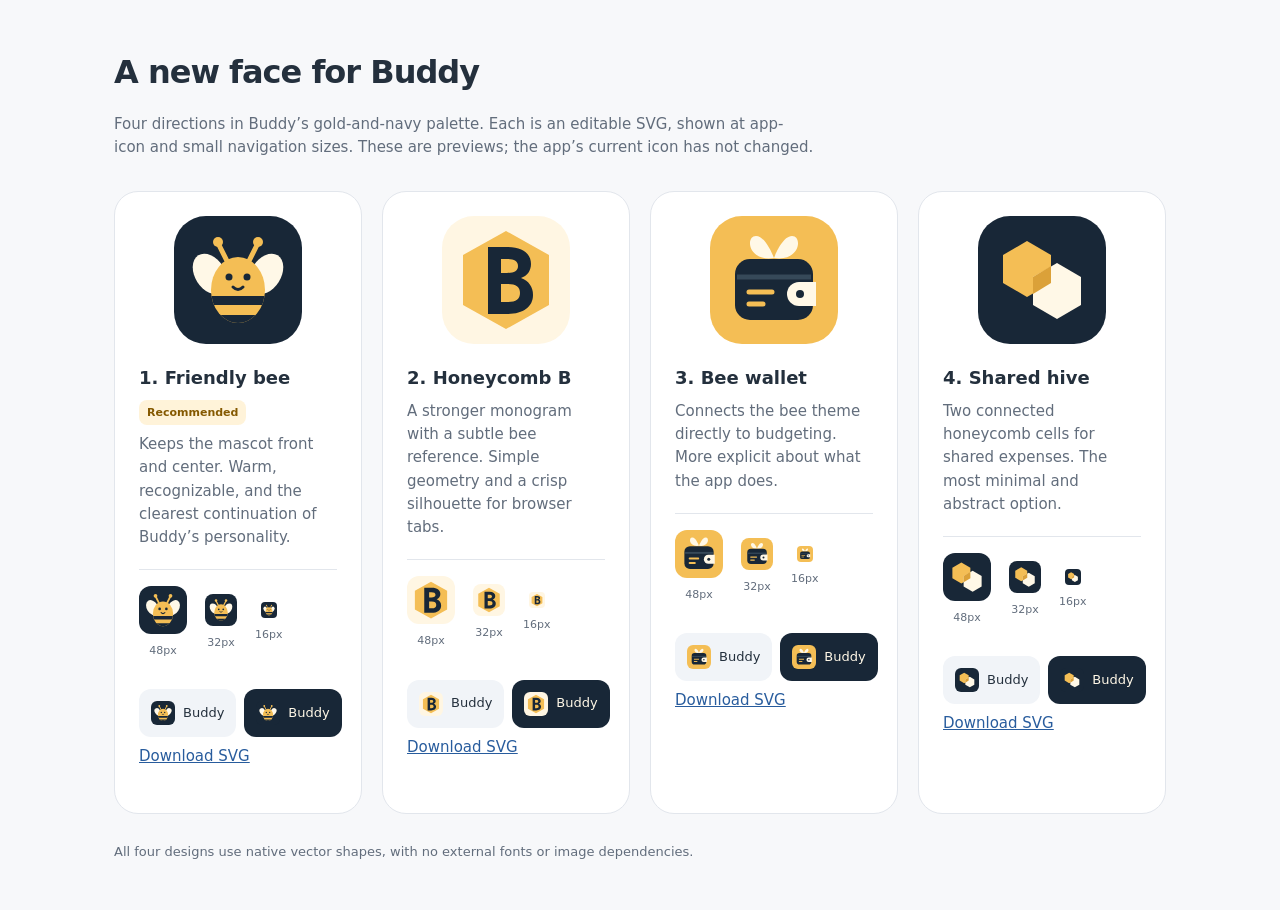
<file: frontend/static/icon-concepts/index.html>
<!doctype html>
<html lang="en">
<head>
<meta charset="utf-8"><meta name="viewport" content="width=device-width, initial-scale=1">
<title>Buddy — icon concepts</title>
<style>
*{box-sizing:border-box}body{margin:0;background:#f7f8fa;color:#24303d;font:15px/1.55 system-ui,sans-serif}main{max-width:1100px;margin:auto;padding:48px 24px}h1{font-size:32px;letter-spacing:-1px;margin:0}p{color:#626d7c}header{max-width:700px;margin-bottom:32px}.grid{display:grid;grid-template-columns:repeat(auto-fit,minmax(min(240px,100%),1fr));gap:20px}article{background:white;border:1px solid #e2e6ec;border-radius:24px;padding:24px;display:flex;flex-direction:column}article h2{font-size:18px;margin:20px 0 0}article p{margin:8px 0 20px;flex:1}.hero{width:128px;height:128px;align-self:center}.sizes{display:flex;align-items:center;gap:18px;padding:16px 0;border-top:1px solid #e2e6ec}.size{display:grid;justify-items:center;gap:8px;font-size:11px;color:#626d7c}.contexts{display:grid;grid-template-columns:1fr 1fr;gap:8px;margin-top:14px}.context{padding:12px;display:flex;align-items:center;gap:8px;border-radius:12px;background:#f1f4f8;font-size:13px}.context.dark{background:#182737;color:#fff8e7}a{color:#285c9d}footer{margin-top:28px;font-size:13px;color:#626d7c}.pick{display:inline-block;font-size:11px;font-weight:700;color:#855900;background:#fff3d9;padding:4px 8px;border-radius:8px;margin-top:8px;align-self:start}
</style>
</head>
<body><main>
<header><h1>A new face for Buddy</h1><p>Four directions in Buddy’s gold-and-navy palette. Each is an editable SVG, shown at app-icon and small navigation sizes. These are previews; the app’s current icon has not changed.</p></header>
<div class="grid" id="concepts"></div>
<footer>All four designs use native vector shapes, with no external fonts or image dependencies.</footer>
<script>
const concepts = [
 ['friendly-bee','1. Friendly bee','Keeps the mascot front and center. Warm, recognizable, and the clearest continuation of Buddy’s personality.','Recommended'],
 ['honeycomb-b','2. Honeycomb B','A stronger monogram with a subtle bee reference. Simple geometry and a crisp silhouette for browser tabs.',''],
 ['bee-wallet','3. Bee wallet','Connects the bee theme directly to budgeting. More explicit about what the app does.',''],
 ['shared-hive','4. Shared hive','Two connected honeycomb cells for shared expenses. The most minimal and abstract option.','']
];
document.querySelector('#concepts').innerHTML = concepts.map(([file,title,description,badge]) => `<article><img class="hero" src="${file}.svg" alt="${title}"><h2>${title}</h2>${badge?`<span class="pick">${badge}</span>`:''}<p>${description}</p><div class="sizes">${[48,32,16].map(size=>`<div class="size"><img src="${file}.svg" alt="" width="${size}" height="${size}"><span>${size}px</span></div>`).join('')}</div><div class="contexts"><div class="context"><img src="${file}.svg" width="24" height="24" alt="">Buddy</div><div class="context dark"><img src="${file}.svg" width="24" height="24" alt="">Buddy</div></div><p><a href="${file}.svg" download>Download SVG</a></p></article>`).join('');
</script>
</main></body></html>
</file>
